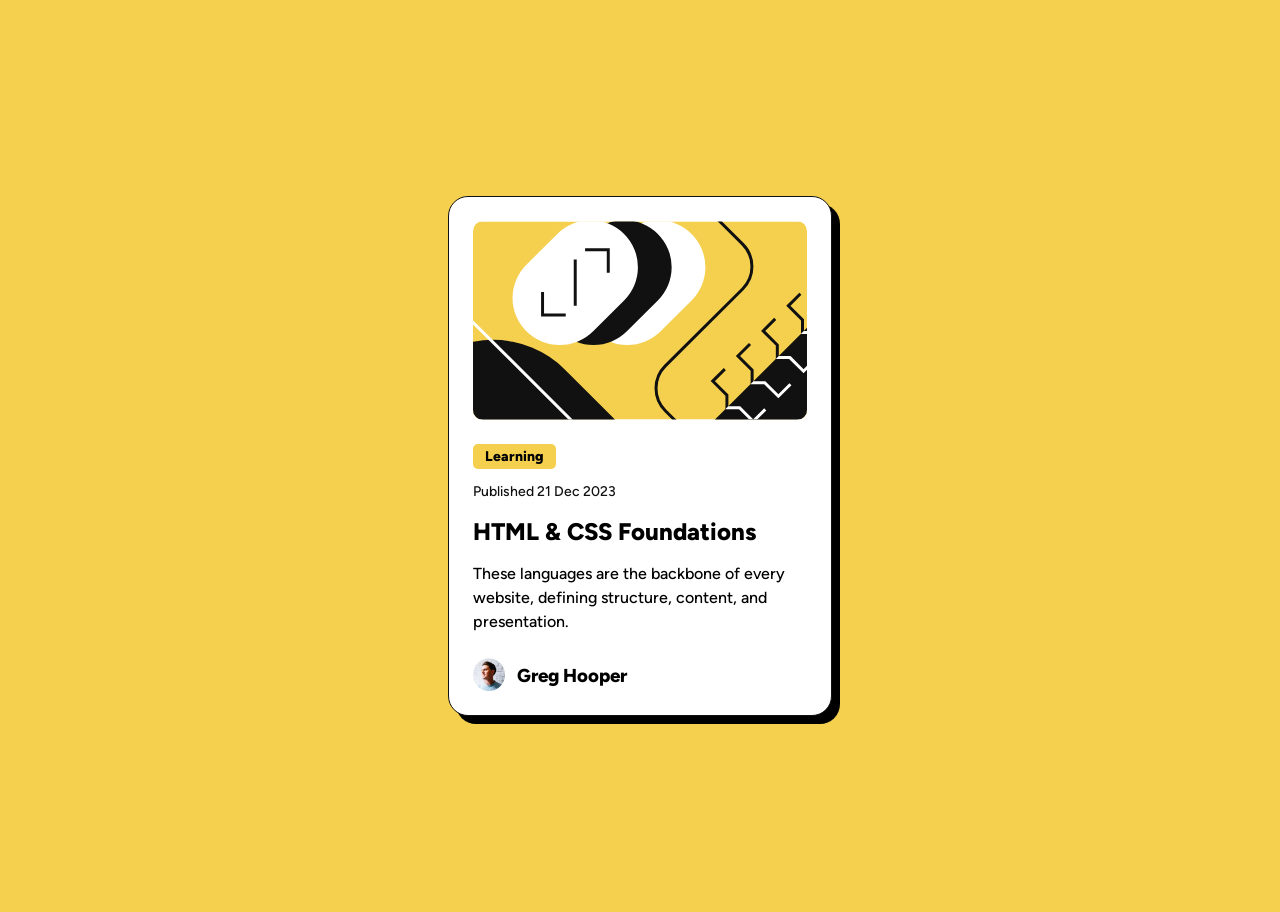
<file: blog-preview-card-main/index.html>
<!doctype html>
<html lang="en">
  <head>
    <meta charset="UTF-8" />
    <meta name="viewport" content="width=device-width, initial-scale=1.0" />

    <link
      rel="icon"
      type="image/png"
      sizes="32x32"
      href="./assets/images/favicon-32x32.png"
    />

    <title>Frontend Mentor | Blog preview card</title>
    <link rel="stylesheet" href="style.css" />
  </head>
  <body>
    <article class="card">
      <img
        src="./assets/images/illustration-article.svg"
        alt="illustration-article"
        class="illustration-card"
      />
      <main>
        <span class="tag-line">learning</span>
        <p class="details">Published 21 Dec 2023</p>
        <h1 class="base-heading">HTML &amp; CSS foundations</h1>
        <p class="content">
          These languages are the backbone of every website, defining structure,
          content, and presentation.
        </p>
      </main>
      <footer>
        <img
          src="./assets/images/image-avatar.webp"
          alt="greg hooper"
          class="profile-image"
        />
        <h3 class="profile-name">greg hooper</h3>
      </footer>
    </article>
  </body>
</html>
</file>
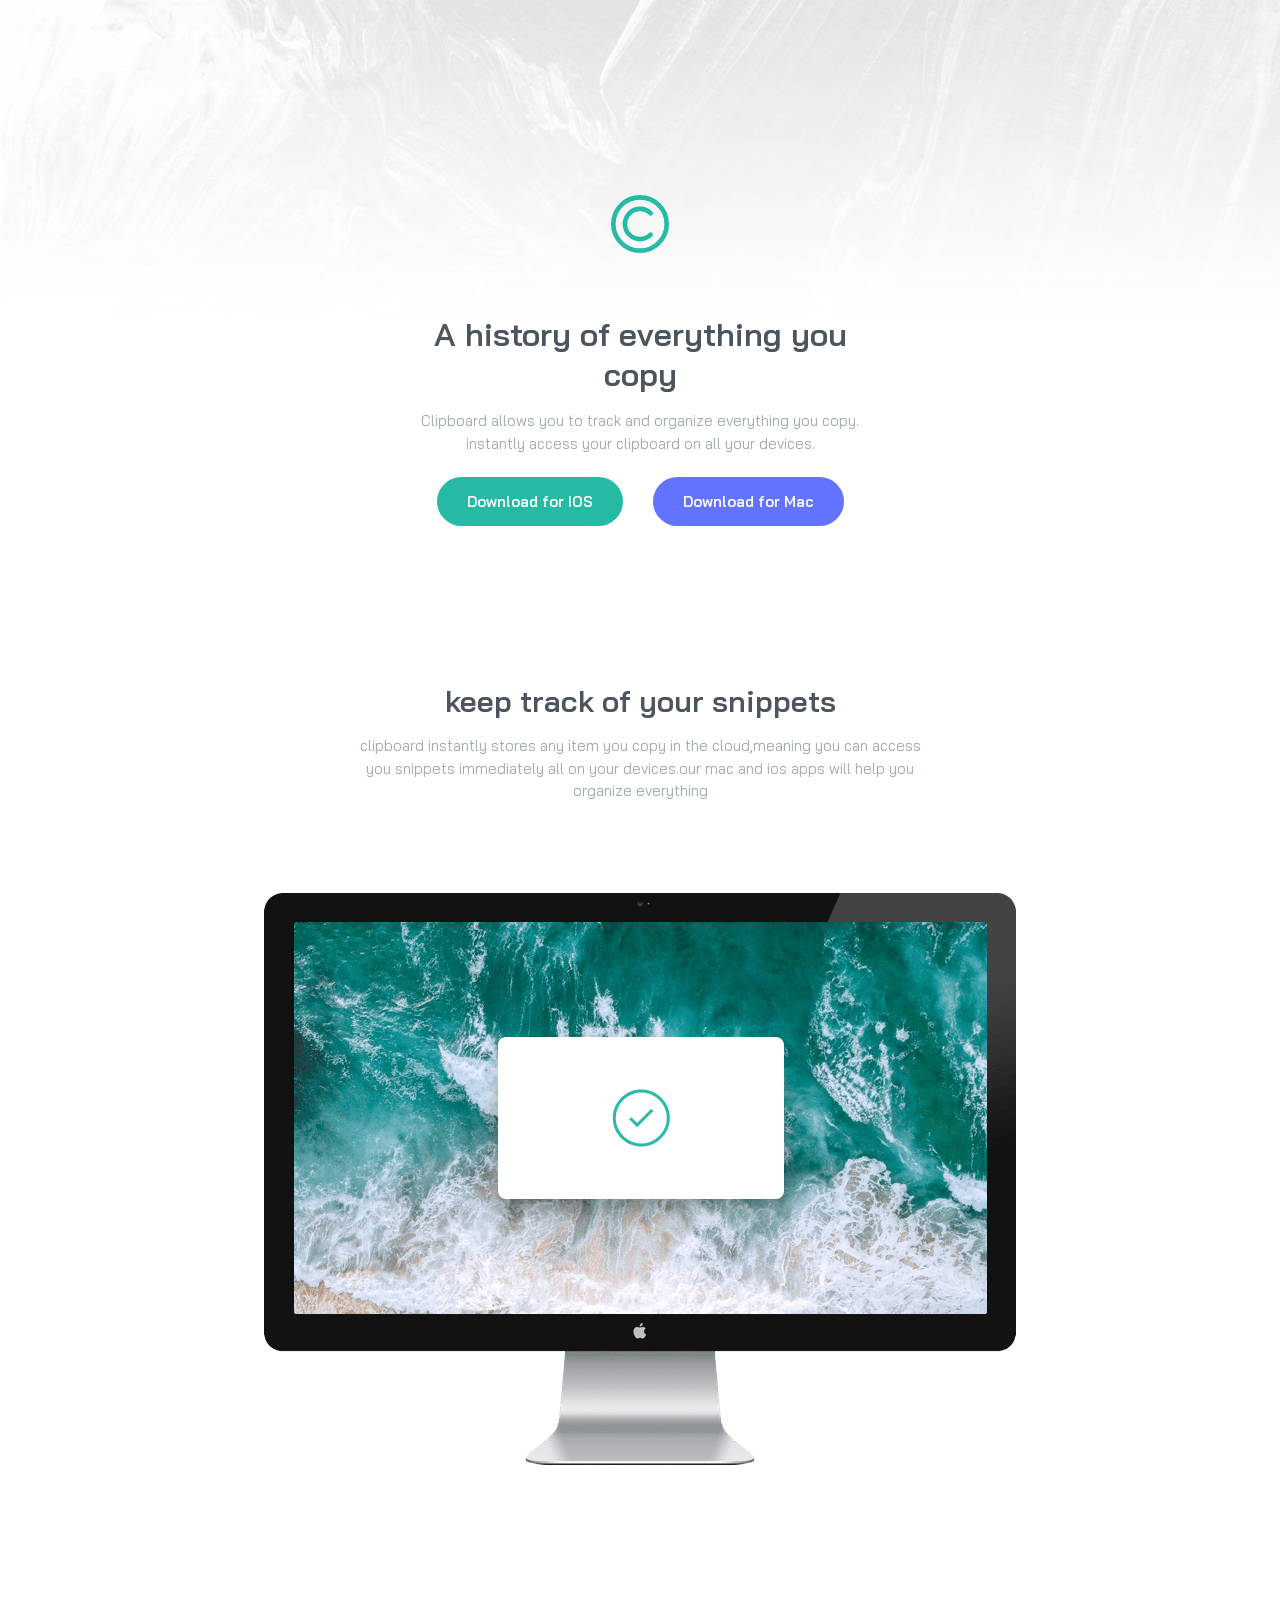
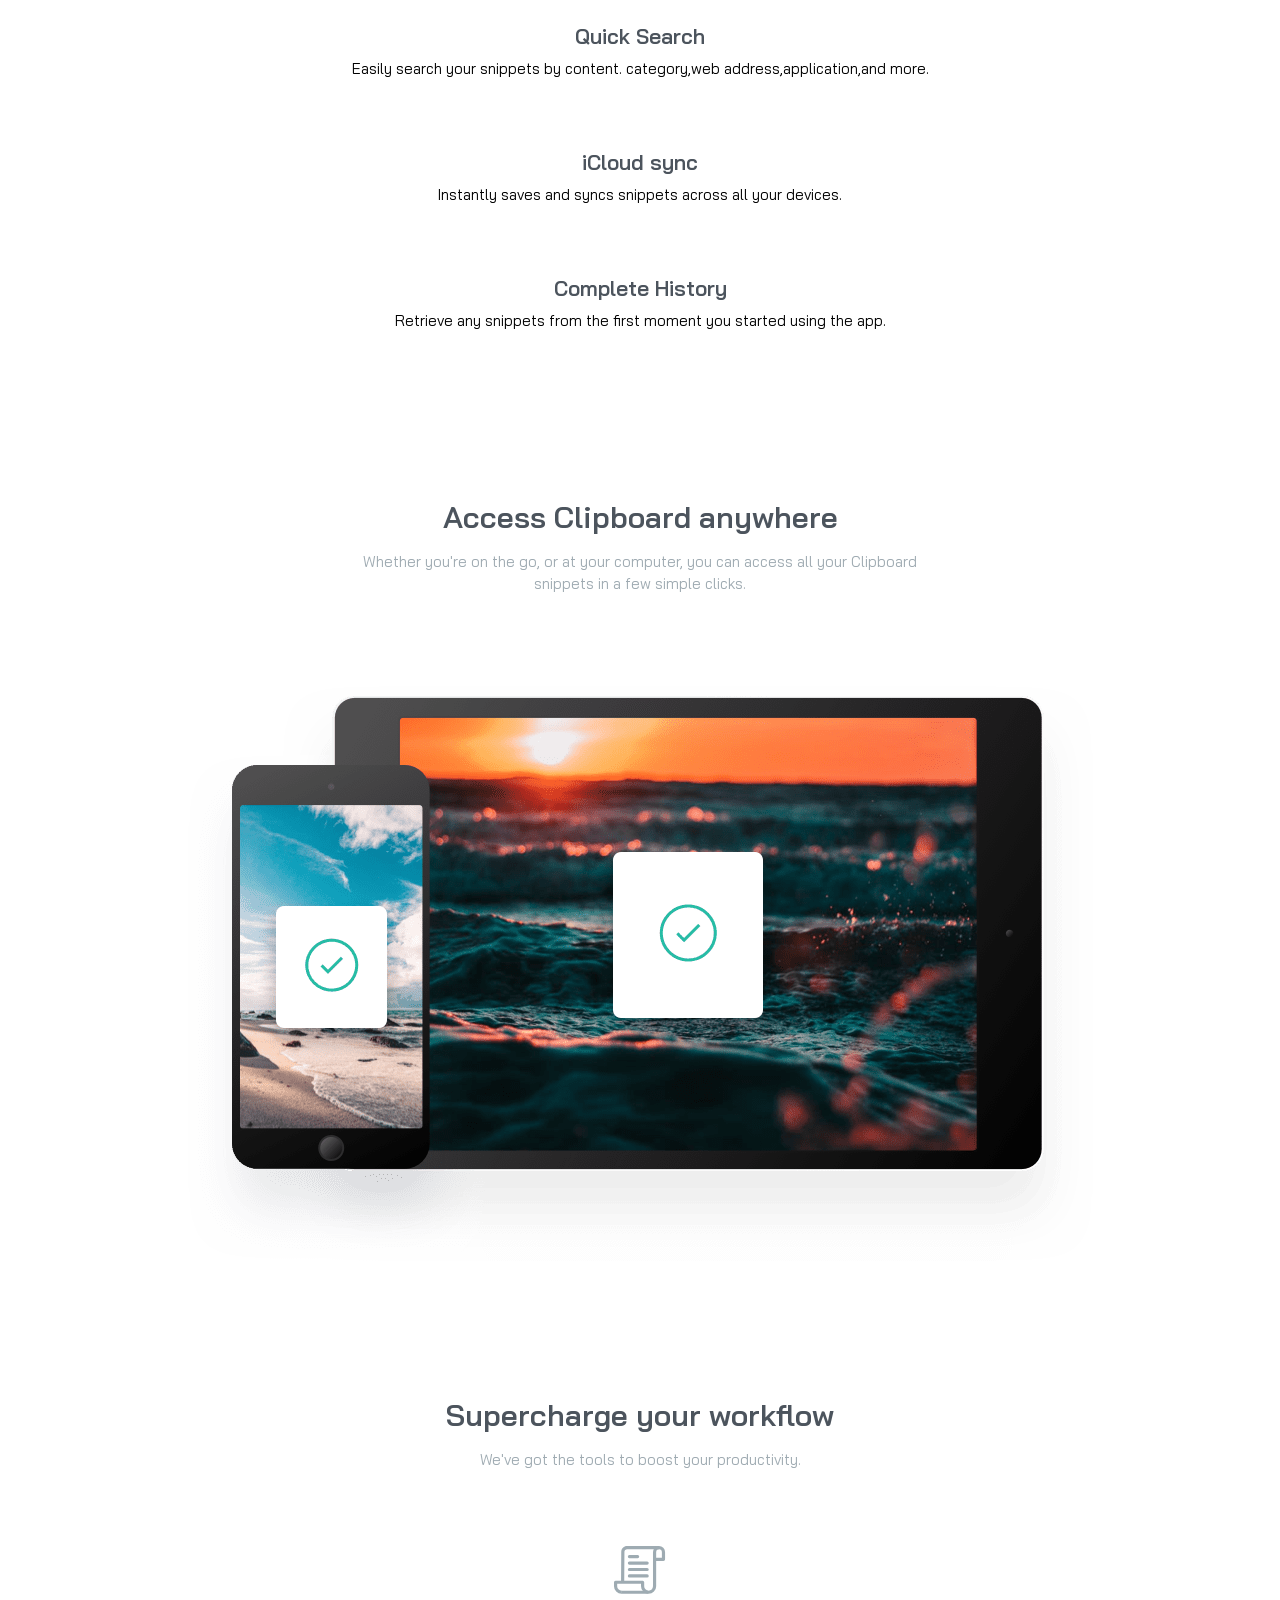
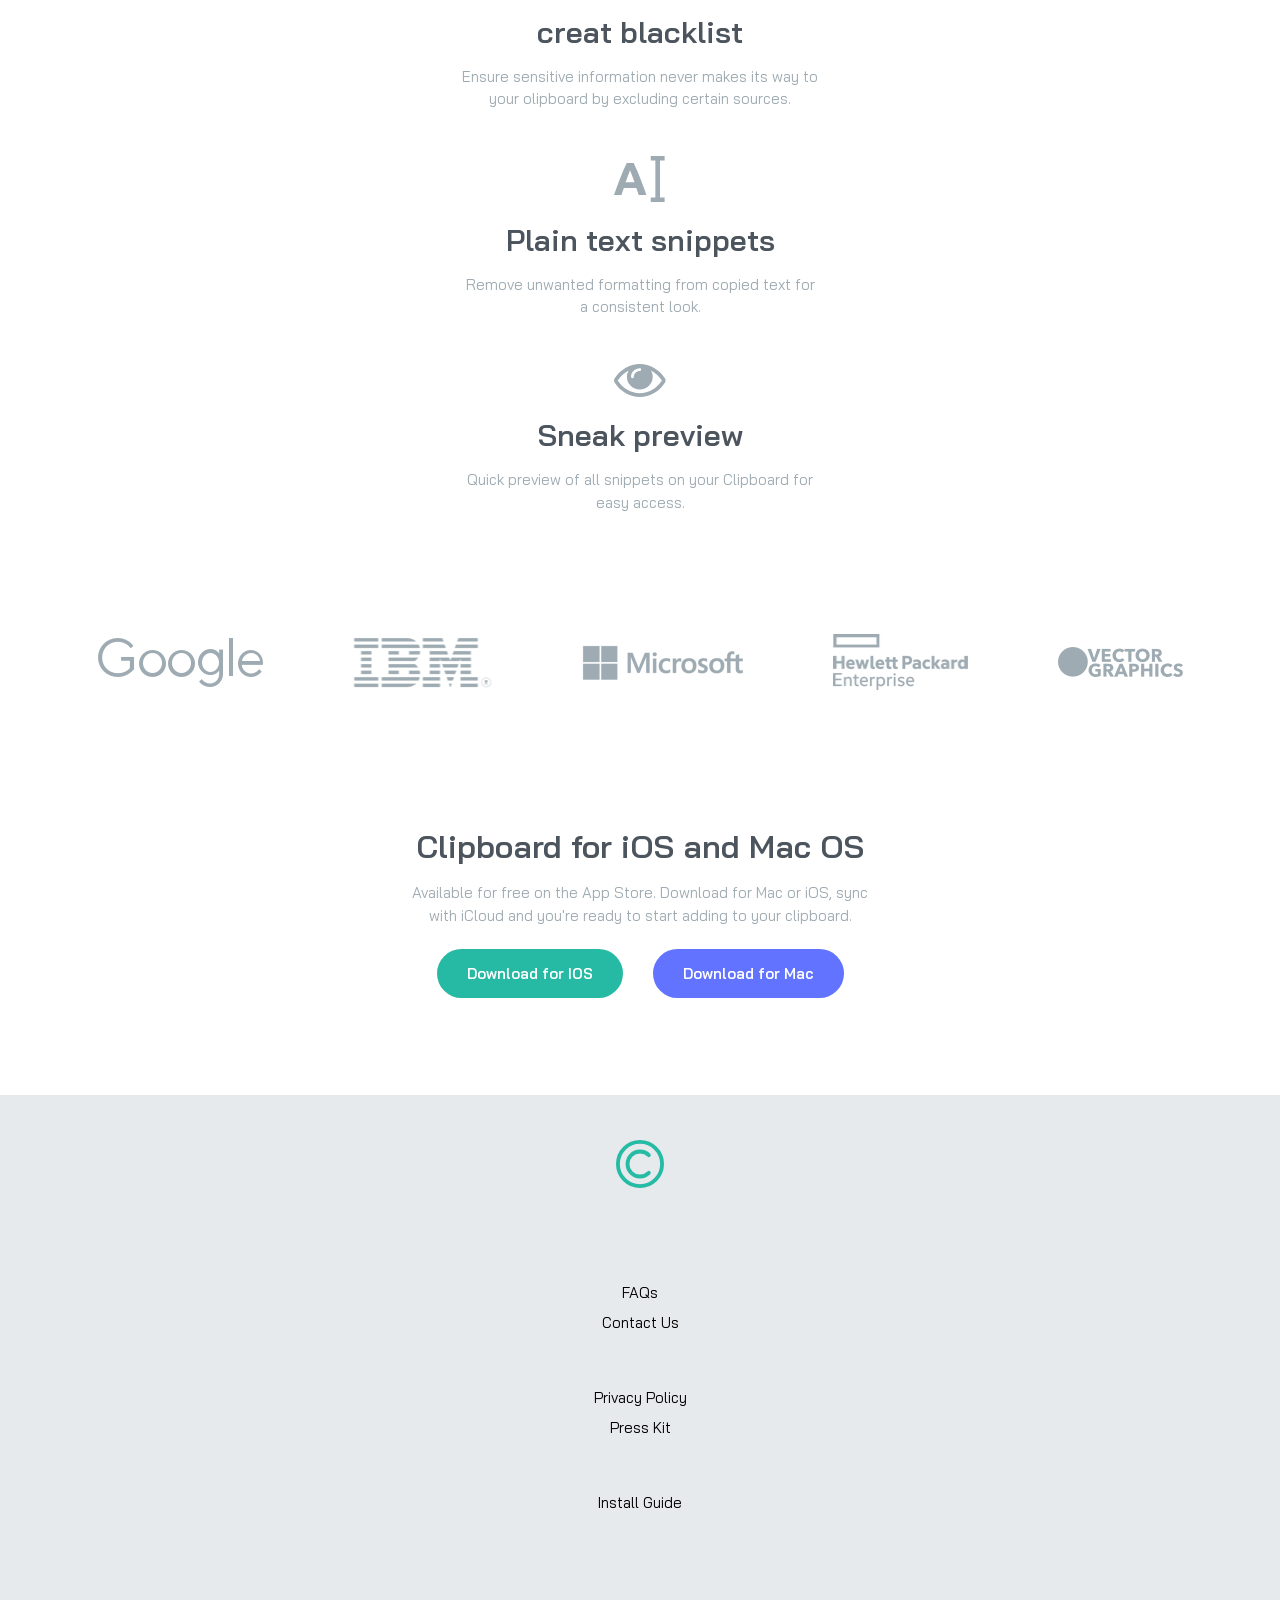
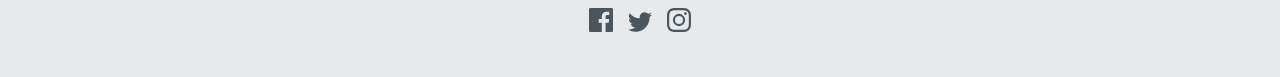
<file: clipboard-landing-page-master/index.html>
<!doctype html>
<html lang="en">
  <head>
    <meta charset="UTF-8" />
    <meta name="viewport" content="width=device-width, initial-scale=1.0" />
    <title>clipboard-landing-page</title>
    <link rel="stylesheet" href="style.css" />
  </head>
  <body>
    <div id="root">
      <section id="hero_section" class="container">
        <img class="logo" src="./images/logo.svg" alt="logo-clipboard" />
        <div class="content-hero-content">
          <h1 class="base-heading">A history of everything you copy</h1>
          <p class="description">
            Clipboard allows you to track and organize everything you copy.
            instantly access your clipboard on all your devices.
          </p>
          <div class="controls-button">
            <button id="cta_download_ios" class="cta-button">
              Download for IOS
            </button>
            <button id="cta_download_mac" class="cta-button">
              Download for Mac
            </button>
          </div>
        </div>
      </section>
      <section id="highlight_section">
        <div class="container">
          <h2 class="sub-base-heading">keep track of your snippets</h1>
          <p class="description">
            clipboard instantly stores any item you copy in the cloud,meaning you can access
            you snippets immediately all on your devices.our mac and ios apps will help you organize
            everything</p>
        </div>
        <div class="highlight-container">
          <img src="./images/image-computer.png" alt="computer" 
          class="highlight-illustrate">

          
          <ul class="highlight-list">
          <il class="highlight">
            <div>
            <h3 class="sub-base-heading-3">
              Quick Search</h3>
              <p class="description-highlight-content">Easily search your snippets by content.
                category,web address,application,and more.</p>
            </div>  
           </il>
           <li class="highlight">
            
          <div>
            <h3 class="sub-base-heading-3">iCloud sync</h3>
            <p class="description-highlight-content">
               Instantly saves and syncs snippets across all
               your devices.</p>
            </div>
           </li>
            <li class="highlight">
            <div>
            <h3 class="sub-base-heading-3">Complete History</h3>
            <p class="description-highlight-content">
               Retrieve any snippets from the first moment
               you started using the app.</p>
            </div>
           </li>
          </ul>
        </div>
      </section>
      <section id="mockup_section">

        <div class="container">
          
          <h2 class="sub-base-heading">Access Clipboard anywhere</h2>
          <p class="description">
          Whether you're on the go, or at your computer, you can access all your Clipboard
          snippets in a few simple clicks.</p>
        </div>
        <img src="./images/image-devices.png" alt="device images" class="highlight-illustration">
      </section>
      <section id="features_section">
        <div class="container">
                               
           <h2 class="sub-base-heading">Supercharge your workflow</h2>
           <p class="description">
            We've got the tools to boost your productivity.</p>
        </div>
        <div>
          <div class="features-container">
            <div class="feature">
             <img src="./images/icon-blacklist.svg" alt="blacklist" class="feature-icon">
             <h3 class="sub-base-heading">creat blacklist</h3>
             <p class="description">
              Ensure sensitive information never makes its
              way to your olipboard by excluding certain sources.</p>
            </div>
            <div class="feature">
             <img src="./images/icon-text.svg" alt="blacklist" class="feature-icon">
             <h3 class="sub-base-heading">
              Plain text snippets</h3>
             <p class="description">
              Remove unwanted formatting from copied text
              for a consistent look.</p>
            </div>
            <div class="feature">
              <img src="./images/icon-preview.svg" alt="text" class="feature-icon">
              <h3 class="sub-base-heading">
                Sneak preview</h3>
                <p class="description">
                  Quick preview of all snippets on your Clipboard
                  for easy access. </p>
            </div>
         </div>
       </section>
       <section id="clients_section">
        <img src="./images/logo-google.png" alt="google" class="clien-icon">
        <img src="./images/logo-ibm.png" alt="ibm" class="client-icon">
        <img src="./images/logo-microsoft.png" alt="microsoft" class="client-icon">
        <img src="./images/logo-hp.png" alt="logo-hp" class="client-icon">
        <img src="./images/logo-vector-graphics.png" alt="vector-graphics" class="client-icon">
      </section>

      <section id="cta_section" class="container">
        <div class="content-hero-content">
          <h1 class="base-heading">Clipboard for iOS and Mac OS</h1>
          <p class="description">
           Available for free on the App Store. Download for Mac or iOS, sync with iCloud and
           you're ready to start adding to your clipboard.
          </p>
          <div class="controls-button">
            <button id="cta_download_ios" class="cta-button">
              Download for IOS
            </button>
            <button id="cta_download_mac" class="cta-button">
              Download for Mac
            </button>
          </div>
        </div>
      </section>

      <footer>
       <img src="./images/logo.svg" alt="Clipboard logo">
       <div class="important-links">
        <ul>
         <li>FAQs</li>
         <li>contact us</li>
        </ul>
        <ul>
          <li>privacy policy</li>
          <li>press kit</li>
        </ul>
        <ul>
          <li>install guide</li>
        </ul>
      </div>

      <div class="social-links">
        <img src="./images/icon-facebook.svg" alt="facebook" class="social-links">
        <img src="./images/icon-twitter.svg" alt="twitter" class="social-links">
        <img src="./images/icon-instagram.svg" alt="instagram" class="social-links">
      </div>
      </footer>

  </body>
</html>
</file>
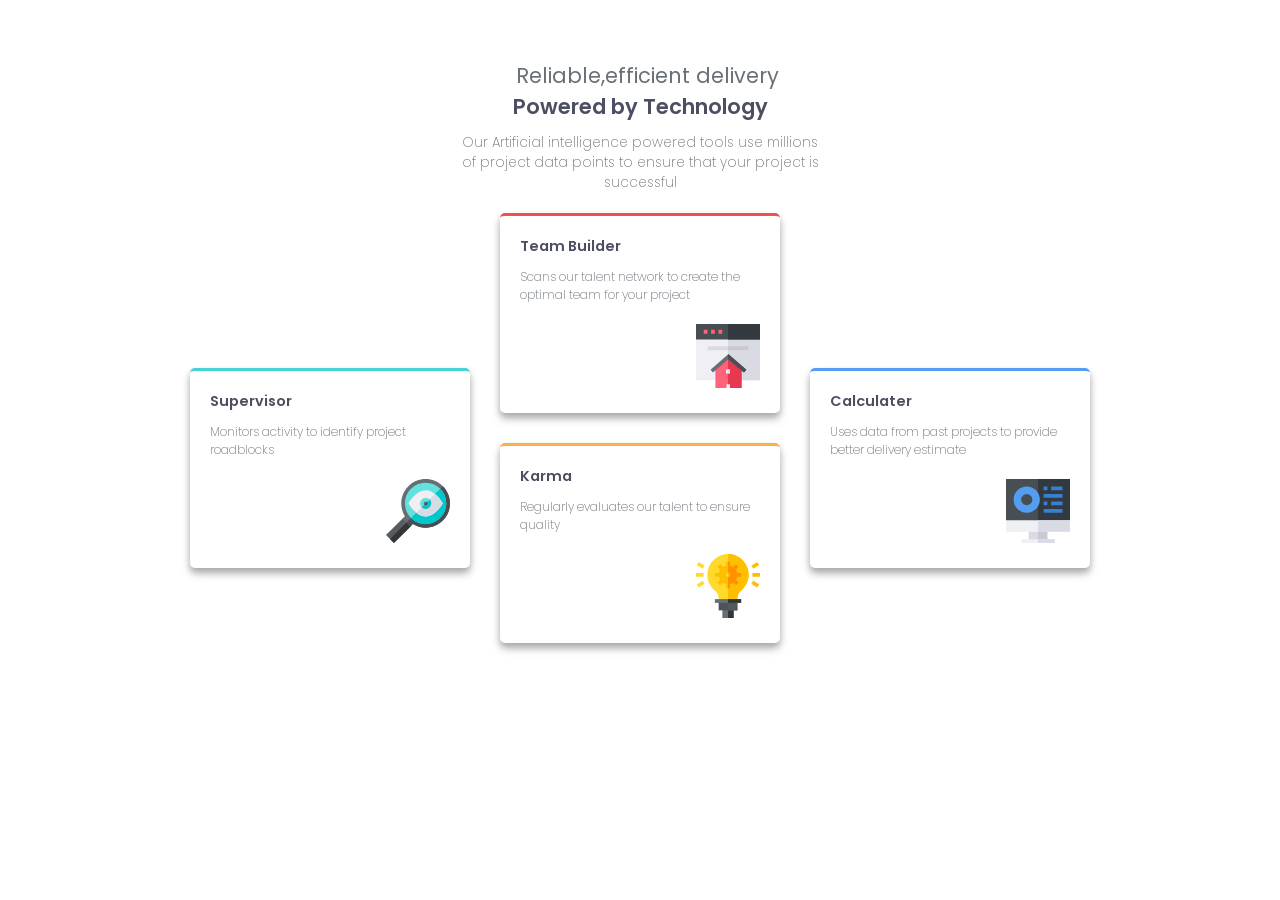
<file: four-card-feature-section-master/index.html>
<!doctype html>
<html lang="en">
  <head>
    <meta charset="UTF-8" />
    <meta name="viewport" content="width=device-width, initial-scale=1.0" />
    <title>four-card-feature-section</title>
    <link rel="stylesheet" href="style.css" />
  </head>
  <body>
    <section class="main-box">
      <span>Reliable,efficient delivery</span>
      <h1 class="brand">Powered by Technology</h1>
      <p class="content">
        Our Artificial intelligence powered tools use millions of project data
        points to ensure that your project is successful
      </p>
      <main class="content-details">
        <div class="box-items1">
          <h2>supervisor</h2>
          <p>Monitors activity to identify project roadblocks</p>
          <img
            class="management"
            src="./images/icon-supervisor.svg"
            alt="supervisor"
          />
        </div>
        <div>
          <div class="box-items2">
            <h3>team builder</h3>
            <p>
              Scans our talent network to create the optimal team for your
              project
            </p>
            <img
              class="workers"
              src="./images/icon-team-builder.svg"
              alt="team-builder"
            />
          </div>

          <div class="box-items3">
            <h4>karma</h4>
            <p>Regularly evaluates our talent to ensure quality</p>
            <img class="talents" src="./images/icon-karma.svg" alt="karma" />
          </div>
        </div>
        <div class="box-items4">
          <h5>calculater</h5>
          <p>
            Uses data from past projects to provide better delivery estimate
          </p>
          <img
            class="operator"
            src="./images/icon-calculator.svg"
            alt="scale of item"
          />
        </div>
      </main>
    </section>
  </body>
</html>
</file>
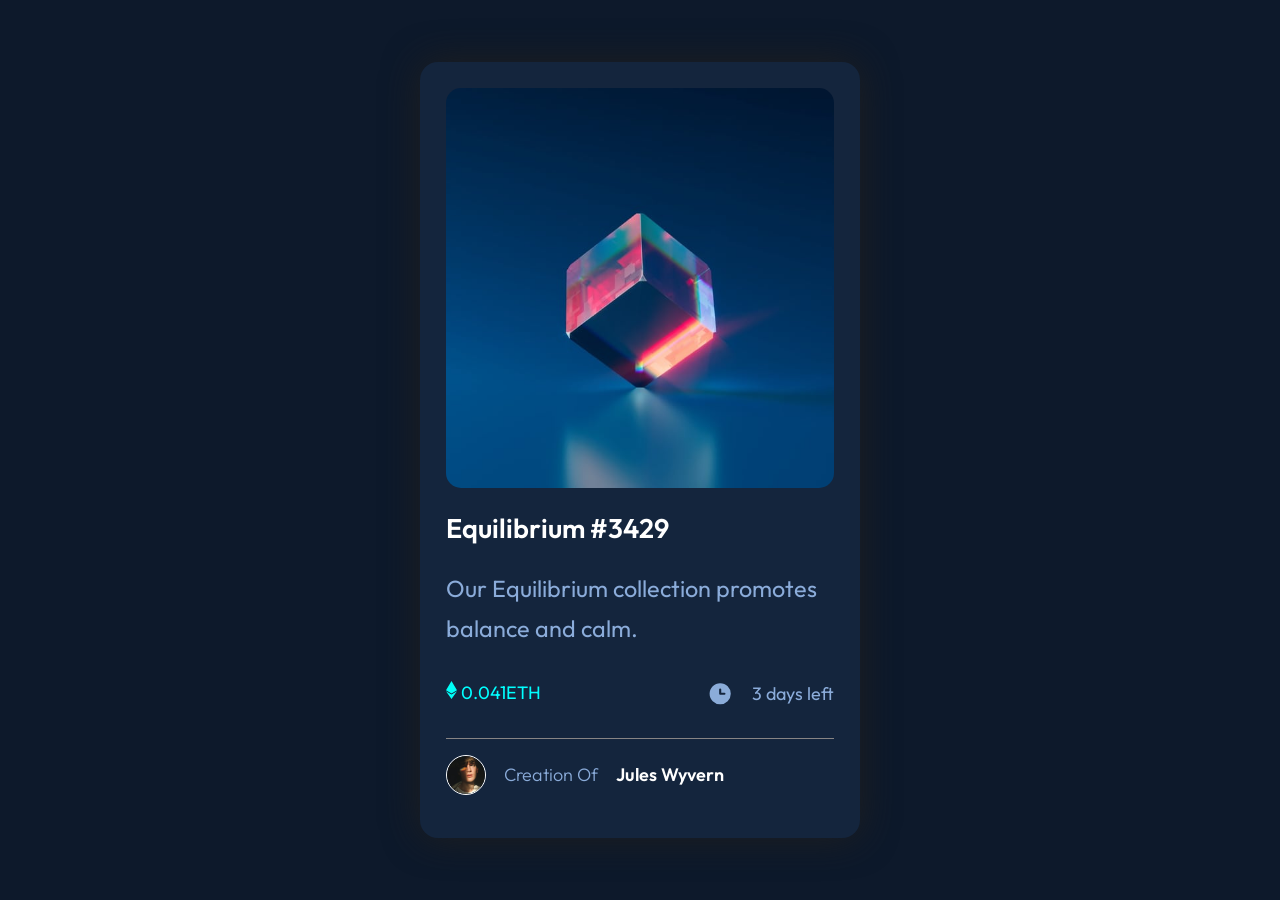
<file: preview-card-component-main/index.html>
<!doctype html>
<html lang="en">
  <head>
    <meta charset="UTF-8" />
    <meta name="viewport" content="width=device-width, initial-scale=1.0" />
    <title>preview-card-component</title>
    <link rel="stylesheet" href="style.css" />
  </head>

  <body>
    <section class="main-container">
      <div class="image-container">
        <img
          class="box-image"
          src="./images/image-equilibrium.jpg"
          alt="image-equilibrium"
        />
        <img class="view" src="./images/icon-view.svg" alt="view-icon" />
      </div>

      <div>
        <h1 class="title-name">equilibrium #3429</h1>
        <p class="details">
          Our Equilibrium collection promotes balance and calm.
        </p>
      </div>
      <main class="content-icon">
        <div class="name of eth">
          <img src="./images/icon-ethereum.svg" alt="icon-ethereum" />
          <span>0.041ETH</span>
        </div>
        <div class="status">
          <img class="clock" src="./images/icon-clock.svg" alt="" />
          <p class="count">3 days left</p>
        </div>
      </main>
      <div class="border"></div>

      <footer>
        <div class="character">
          <img
            class="profile-avatar"
            src="./images/image-avatar.png"
            alt="avatar-image"
          />
          <p class="arts">creation of</p>
          <h2 class="profile-name">jules wyvern</h2>
        </div>
      </footer>
    </section>
  </body>
</html>
</file>
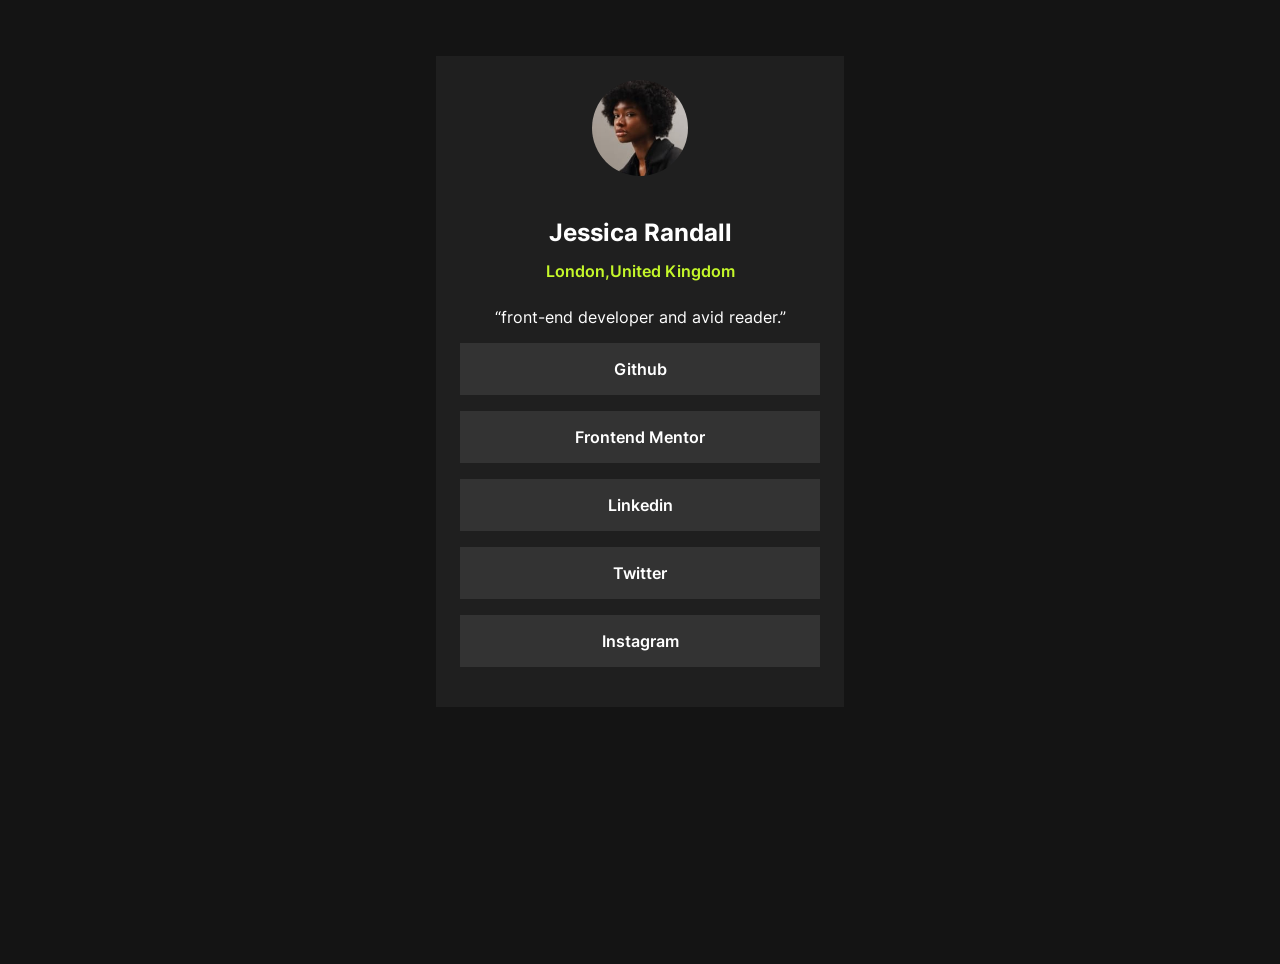
<file: social-links-profile-main/index.html>
<!DOCTYPE html>
<html lang="en">
<head>
  <meta charset="UTF-8">
  <meta name="viewport" content="width=device-width, initial-scale=1.0">
    <link rel="stylesheet" href="style.css">
   
    <title>social links profile</title>

</head>
<body>
<div id="root">
  <section>
    <header>

      <img 
         src="assets/images/avatar-jessica.jpeg" 
         alt="profile picture of Jessica">

      <h1>Jessica Randall</h1>

      <p class="profile-location">london,united kingdom</p>
    </header>
  <main>
    <q>front-end developer and avid reader.</q>

    <a href="https://www.github.com" target="_blank">github</a>
    <a href="https://www.frontendmentor.com"target="_blank">frontend mentor</a>
    <a href="https://www.linkedin.com" target="_blank">linkedin</a>
    <a href="https://www.twitter.com"target="_blank">twitter</a>
    <a href="https://www.instagram.com"target="_blank">instagram</a>
  </main>
</section>
</div>
</body>
</html>
</file>
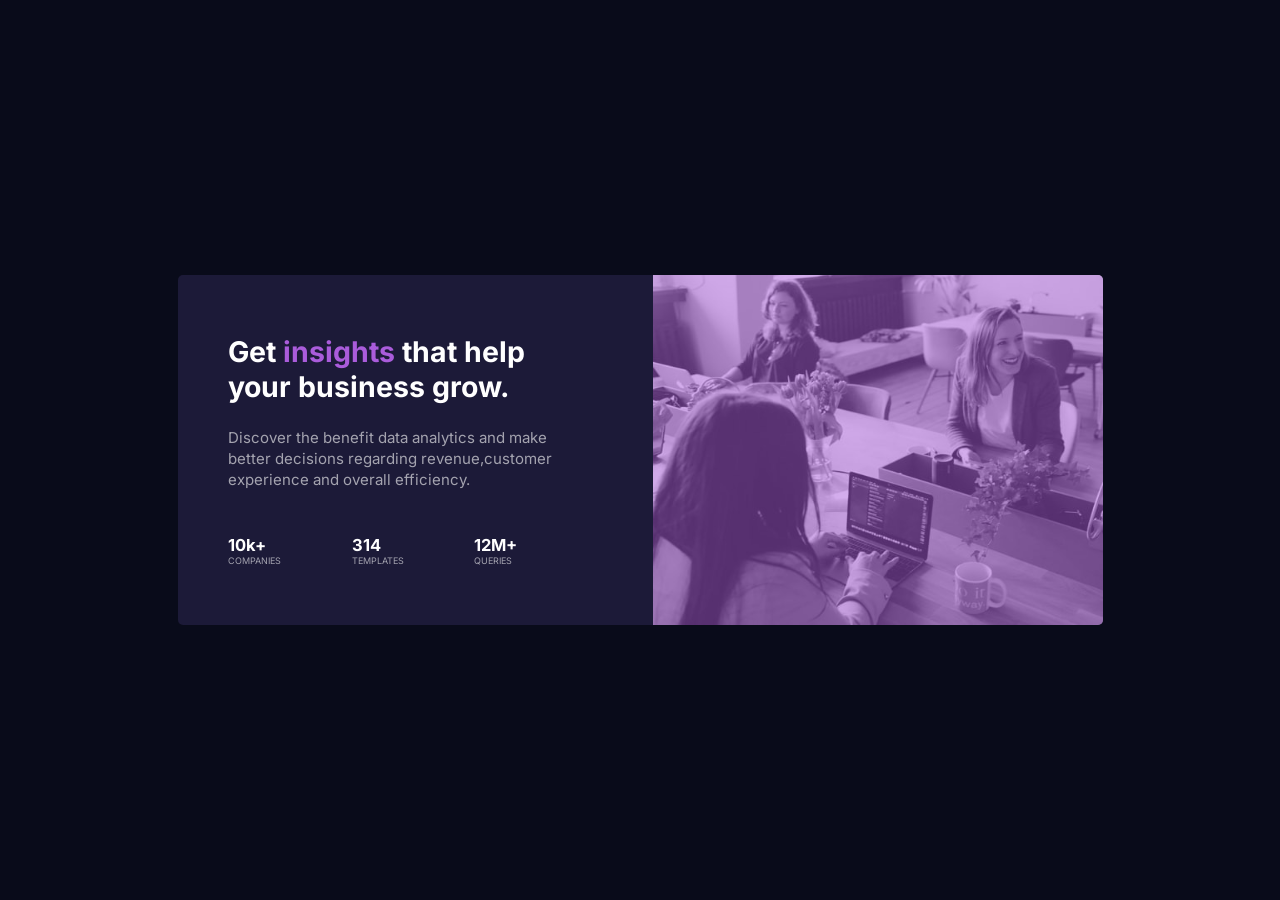
<file: stats-preview-card-component-main/index.html>
<!doctype html>
<html lang="en">
  <head>
    <meta charset="UTF-8" />
    <meta name="viewport" content="width=device-width, initial-scale=1.0" />
    <title>stats-preview-card-component-main</title>
    <link rel="stylesheet" href="style.css" />
  </head>
  <body>
    <article class="main-container">
      <div class="content">
        <h1>
          Get <span class="highlight">insights</span> that help your business
          grow.
        </h1>
        <p class="paragraph">
          Discover the benefit data analytics and make better decisions
          regarding revenue,customer experience and overall efficiency.
        </p>

        <main class="strength">
          <div>
            <span class="num">10k+</span>
            <p class="topic">companies</p>
          </div>
          <div>
            <span class="storage">314</span>
            <p class="stats">templates</p>
          </div>
          <div>
            <span class="visited-rate">12M+</span>
            <p class="visited">queries</p>
          </div>
        </main>
      </div>
      <div class="profile">
        <picture>
          <source
            media="(max-width:600px)"
            srcset="./images/image-header-mobile.jpg"
          />
          <img
            class="team-profile"
            src="./images/image-header-desktop.jpg"
            alt="preview-card-component"
          />
        </picture>
      </div>
    </article>
  </body>
</html>
</file>
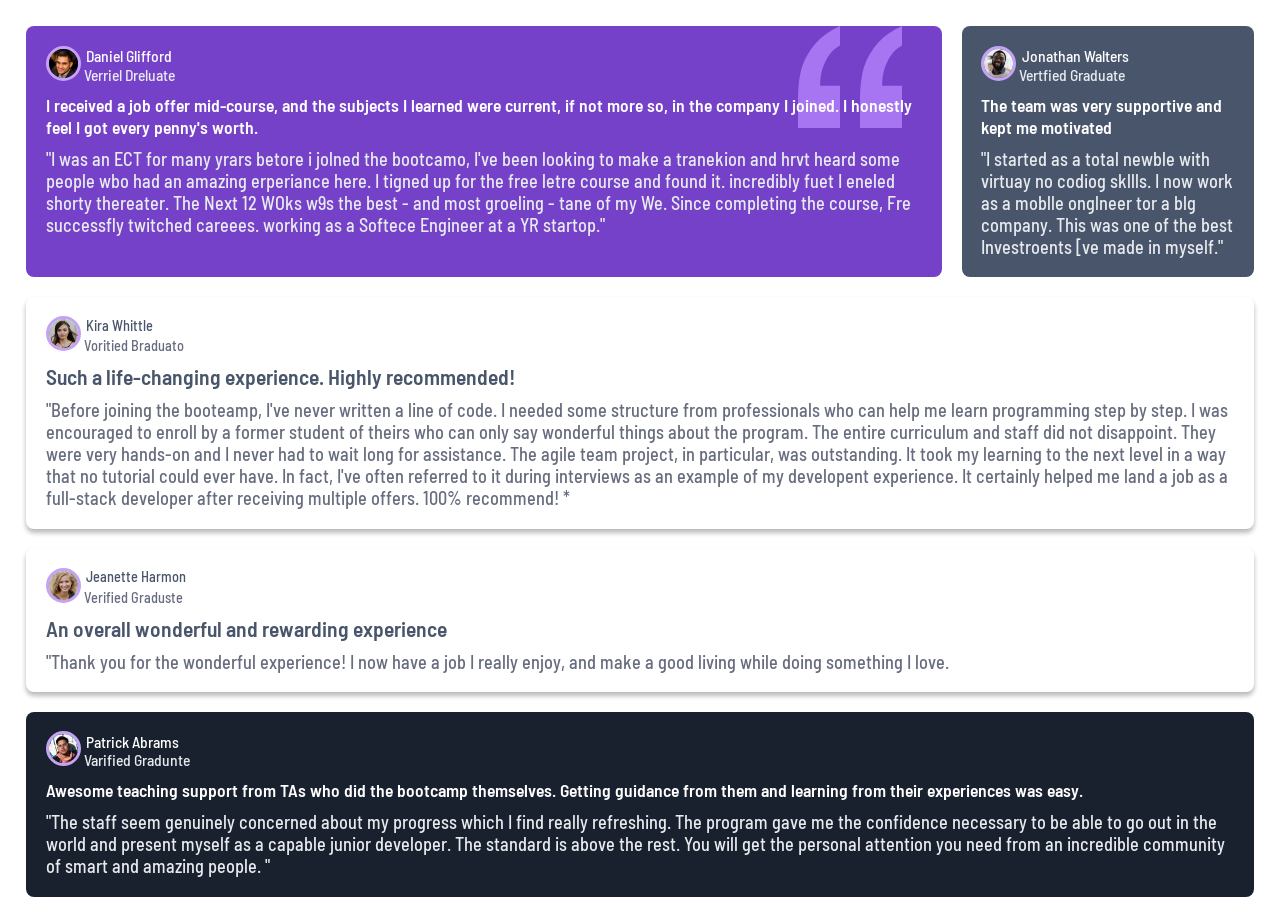
<file: testimonials-grid-section-main/index.html>
<!doctype html>
<html lang="en">
  <head>
    <meta charset="UTF-8" />
    <meta name="viewport" content="width=device-width, initial-scale=1.0" />
    <title>testimonials-grid</title>
    <link rel="stylesheet" href="style.css" />
  </head>
  <body>
    <section id="container">
      <div class="main-box">
        <img
          src="./images/image-daniel.jpg"
          alt="daniel-image"
          class="profile-pic"
        />
        <span class="profile-name">daniel glifford</span>
        <span class="profile-sub-text">Verriel Dreluate</span>
        <div class="base-heading">
          <h1>
            I received a job offer mid-course, and the subjects I learned were
            current, if not more so, in the company I joined. I honestly feel I
            got every penny's worth.
          </h1>
        </div>
        <div class="base-content">
          <p>
            "I was an ECT for many yrars betore i jolned the bootcamo, I've been
            looking to make a tranekion and hrvt heard some people wbo had an
            amazing erperiance here. I tigned up for the free letre course and
            found it. incredibly fuet I eneled shorty thereater. The Next 12
            WOks w9s the best - and most groeling - tane of my We. Since
            completing the course, Fre successfly twitched careees. working as a
            Softece Engineer at a YR startop."
          </p>
          <img
            src="./images/bg-pattern-quotation.svg"
            alt="pattern-quotation"
            class="pattern-pic"
          />
        </div>
      </div>
      <div class="main-box">
        <img
          src="./images/image-jonathan.jpg"
          alt="jonathan-image"
          class="profile-pic"
        />
        <span class="profile-name">Jonathan Walters</span>
        <span class="profile-sub-text">Vertfied Graduate</span>

        <div class="base-heading">
          <h1>The team was very supportive and kept me motivated</h1>
        </div>
        <div class="base-content">
          <p>
            "I started as a total newble with virtuay no codiog skllls. I now
            work as a moblle onglneer tor a blg company. This was one of the
            best Investroents [ve made in myself."
          </p>
        </div>
      </div>
      <div class="main-box">
        <img
          src="./images/image-kira.jpg"
          alt="kira-image"
          class="profile-pic"
        />
        <span class="pro-name">Kira Whittle</span>
        <span class="sub-text">Voritied Braduato</span>
        <div class="base-head">
          <h1>Such a life-changing experience. Highly recommended!</h1>
        </div>
        <div class="last-content">
          <p>
            "Before joining the booteamp, I've never written a line of code. I
            needed some structure from professionals who can help me learn
            programming step by step. I was encouraged to enroll by a former
            student of theirs who can only say wonderful things about the
            program. The entire curriculum and staff did not disappoint. They
            were very hands-on and I never had to wait long for assistance. The
            agile team project, in particular, was outstanding. It took my
            learning to the next level in a way that no tutorial could ever
            have. In fact, I've often referred to it during interviews as an
            example of my developent experience. It certainly helped me land a
            job as a full-stack developer after receiving multiple offers. 100%
            recommend! *
          </p>
        </div>
      </div>
      <div class="main-box">
        <img
          src="./images/image-jeanette.jpg"
          alt="image-jeanette"
          class="profile-pic"
        />
        <span class="pro-name">Jeanette Harmon</span>
        <span class="sub-text"> Verified Graduste</span>
        <div class="base-head">
          <h1>An overall wonderful and rewarding experience</h1>
        </div>
        <div class="last-content">
          <p>
            "Thank you for the wonderful experience! I now have a job I really
            enjoy, and make a good living while doing something I love.
          </p>
        </div>
      </div>
      <div class="main-box">
        <img
          src="./images/image-patrick.jpg"
          alt="patrick-image"
          class="profile-pic"
        />
        <span class="profile-name">Patrick Abrams</span>
        <span class="profile-sub-text">Varified Gradunte</span>
        <div class="base-heading">
          <h1>
            Awesome teaching support from TAs who did the bootcamp themselves.
            Getting guidance from them and learning from their experiences was
            easy.
          </h1>
        </div>
        <div class="base-content">
          <p>
            "The staff seem genuinely concerned about my progress which I find
            really refreshing. The program gave me the confidence necessary to
            be able to go out in the world and present myself as a capable
            junior developer. The standard is above the rest. You will get the
            personal attention you need from an incredible community of smart
            and amazing people. "
          </p>
        </div>
      </div>
    </section>
  </body>
</html>
</file>
<file: blog-preview-card-main/style.css>
@import url("./main.css");

@font-face {
    font-display:swap;
    font-family:"figtree";
    src: url("./assets/fonts/Figtree-VariableFont_wght.ttf");
}

:root{

    --yellow:#F4D04E;
    --Gray-950:#111111;
    --Gray-500:#6B6B6B;
    --white:#FFFFFF;
}

html{

    font-size:16px;
    font-family:"figtree",sans-serif;

}
body{
    margin: 0;
    background-color: var(--yellow);
}
</file>
<file: clipboard-landing-page-master/style.css>
@import "main.css";
@import "mobile.main.css";

@font-face {
  font-display: swap;
  font-family: "Bai Jamjuree";
  font-style: normal;
  font-weight: 400;
  src: url("./fonts/bai-jamjuree-v13-latin-regular.woff2") format("woff2");
}
@font-face {
  font-display: swap;
  font-family: "Bai Jamjuree";
  font-style: normal;
  font-weight: 600;
  src: url("./fonts/bai-jamjuree-v13-latin-600.woff2") format("woff2");
}
:root {
  --Green500: hsl(171, 66%, 44%);
  --Blue100: hsl(233, 100%, 69%);
  --Gray700: hsl(210, 10%, 33%);
  --Gray500: hsl(201, 11%, 66%);
  --Gray500a: hsla(201, 11%, 66%, 25%);
}

* {
  padding: unset;
  margin: unset;
  box-sizing: border-box;
}

html {
  font-size: 15px;
  font-family: "bai jamjuree", sans-serif;
}
</file>
<file: four-card-feature-section-master/style.css>
@import url("./main.css");
@import url("responsive.css");

@font-face {
  font-display: swap;
  font-family: "Poppins";
  font-style: normal;
  font-weight: 200;
  src: url("./fonts/poppins-v24-latin-200.woff2") format("woff2");
}

@font-face {
  font-display: swap;
  font-family: "Poppins";
  font-style: normal;
  font-weight: 400;
  src: url("./fonts/poppins-v24-latin-regular.woff2") format("woff2");
}

@font-face {
  font-display: swap;
  font-family: "Poppins";
  font-style: normal;
  font-weight: 600;
  src: url("./fonts/poppins-v24-latin-600.woff2") format("woff2");
}

:root {
  --Red: hsl(0, 78%, 62%);
  --Cyan: hsl(180, 62%, 55%);
  --Orange: hsl(34, 97%, 64%);
  --Blue: hsl(212, 86%, 64%);
  --Grey500: hsl(234, 12%, 34%);
  --Grey400: hsl(212, 6%, 44%);
  --White: hsl(0, 0%, 100%);
}

html {
  font-size: 15px;
  font-family: "poppins", serif;
}

* {
  padding: unset;
  margin: unset;
  box-sizing: border-box;
}

body {
  background-color: var(--White);
  display: flex;
  align-items: start;
  justify-content: center;
}
</file>
<file: preview-card-component-main/style.css>
@import url("./main.css");
@import url("./resposive.css");

@font-face {
  font-display: swap;
  font-family: "Outfit";
  font-style: normal;
  font-weight: 300;
  src: url("./fonts/outfit-v15-latin-300.woff2") format("woff2");
}
@font-face {
  font-display: swap;
  font-family: "Outfit";
  font-style: normal;
  font-weight: 400;
  src: url("./fonts/outfit-v15-latin-regular.woff2") format("woff2");
}

@font-face {
  font-display: swap;
  font-family: "Outfit";
  font-style: normal;
  font-weight: 600;
  src: url("./fonts/outfit-v15-latin-600.woff2") format("woff2");
}

:root {
  --blue500: hsl(215, 51%, 70%);
  --Cyan400: hsl(178, 100%, 50%);
  --Blue950: hsl(217, 54%, 11%);
  --Blue900: hsl(216, 50%, 16%);
  --Blue800: hsl(215, 32%, 27%);
  --White: hsl(0, 0%, 100%);
  --shadow: hsl(0, 0, 0);
}
html {
  font-size: 18px;
  font-family: "outfit", sans-serif;
}

* {
  padding: unset;
  margin: unset;
  box-sizing: border-box;
}

body {
  height: 100vh;
  background-color: var(--Blue950);

  display: flex;
  align-items: center;
  justify-content: center;
}
</file>
<file: social-links-profile-main/style.css>
@font-face {
  font-display: swap;
  font-family: "inter";
  src: url(./assets/fonts/Inter-VariableFont_slnt\,wght.ttf);
}

html {
  font-family: "inter", sans-serif;
}
body {
  color: hsl(0, 0%, 100%);
  background-color: hsl(0, 0%, 8%);
  height: 100vh;
}
#root {
  margin-block: 3.5em;
}
section {
  max-width: 360px;
  padding: 24px;
  text-align: center;
  margin: auto auto;
  background-color: hsl(0, 0%, 12%);
  margin-top: calc((100vh-680px) / 2);
}

header {
  margin-bottom: 26px;
}
a {
  color: hsl(0, 0%, 100%);
  background-color: hsl(0, 0%, 20%);
  display: block;
  padding: 16px;
  text-transform: capitalize;
  margin-block: 16px;
  font-weight: 600;
  text-decoration: none;
}
header h1,
p {
  margin: 14px;
  text-transform: capitalize;
}
img {
  max-width: 96px;
  border-radius: 100%;
  margin-bottom: 24px;
}
.profile-location {
  color: hsl(75, 94%, 57%);
  font-weight: 600;
  text-transform: capitalize;
}
</file>
<file: stats-preview-card-component-main/style.css>
@import url("./main.css");
@import url("./responsive.css");

@font-face {
  font-display: swap;
  font-family: "Inter";
  font-style: normal;
  font-weight: 400;
  src: url("./fonts/inter-v20-latin-regular.woff2") format("woff2");
}
@font-face {
  font-display: swap;
  font-family: "Inter";
  font-style: normal;
  font-weight: 700;
  src: url("./fonts/inter-v20-latin-700.woff2") format("woff2");
}

/* lexend-deca-regular - latin */
@font-face {
  font-display: swap;
  font-family: "Lexend Deca";
  font-style: normal;
  font-weight: 400;
  src: url("./fonts/lexend-deca-v25-latin-regular.woff2") format("woff2");
}

:root {
  --Navy950: hsl(233, 47%, 7%); /*main background*/
  --Blue950: hsl(244, 37%, 16%); /*card background*/
  --Purple500: hsl(277, 64%, 61%); /*accent*/
  --White: hsl(0, 0%, 100%); /*main heading, stats*/
  --White: hsla(0, 0%, 100%, 0.75); /*main paragraph*/
  --White: hsla(0, 0%, 100%, 0.6); /*stat headings*/
}

* {
  padding: unset;
  margin: unset;
  box-sizing: border-box;
}

html {
  font-size: 15px;
  font-family: "inter", sans-serif;
}
body {
  height: 100vh;
  background-color: var(--Navy950);
  display: flex;
  justify-content: center;
  align-items: center;
}
</file>
<file: testimonials-grid-section-main/style.css>
@import "main.css";
@import "responsive.css";

/* barlow-semi-condensed-500 - latin */
@font-face {
  font-display: swap;
  font-family: "Barlow Semi Condensed";
  font-style: normal;
  font-weight: 500;
  src: url("./fonts/barlow-semi-condensed-v16-latin-500.woff2") format("woff2");
}
/* barlow-semi-condensed-600 - latin */
@font-face {
  font-display: swap;
  font-family: "Barlow Semi Condensed";
  font-style: normal;
  font-weight: 600;
  src: url("./fonts/barlow-semi-condensed-v16-latin-600.woff2") format("woff2");
}
/*### Neutral*/
:root {
  --white: hsl(0, 0%, 100%);
  --grey100: hsl(214, 17%, 92%);
  --grey200: hsl(0, 0%, 81%);
  --grey400: hsl(224, 10%, 45%);
  --grey500: hsl(217, 19%, 35%);
  --darkblue: hsl(219, 29%, 14%);
  --black: hsl(0, 0%, 7%);

  /*### Primary*/
  --purple50: hsl(260, 100%, 95%);
  --purple300: hsl(264, 82%, 80%);
  --purple500: hsl(263, 55%, 52%);
}

* {
  margin: unset;
  padding: unset;
  box-sizing: border-box;
}

html {
  font-size: 13px;
  font-family: "Barlow Semi Condensed", sans-serif;
}

body {
  min-height: 100vh;
  background-color: var(--white);

  display: flex;
  align-items: center;
  justify-content: center;
}
</file>
